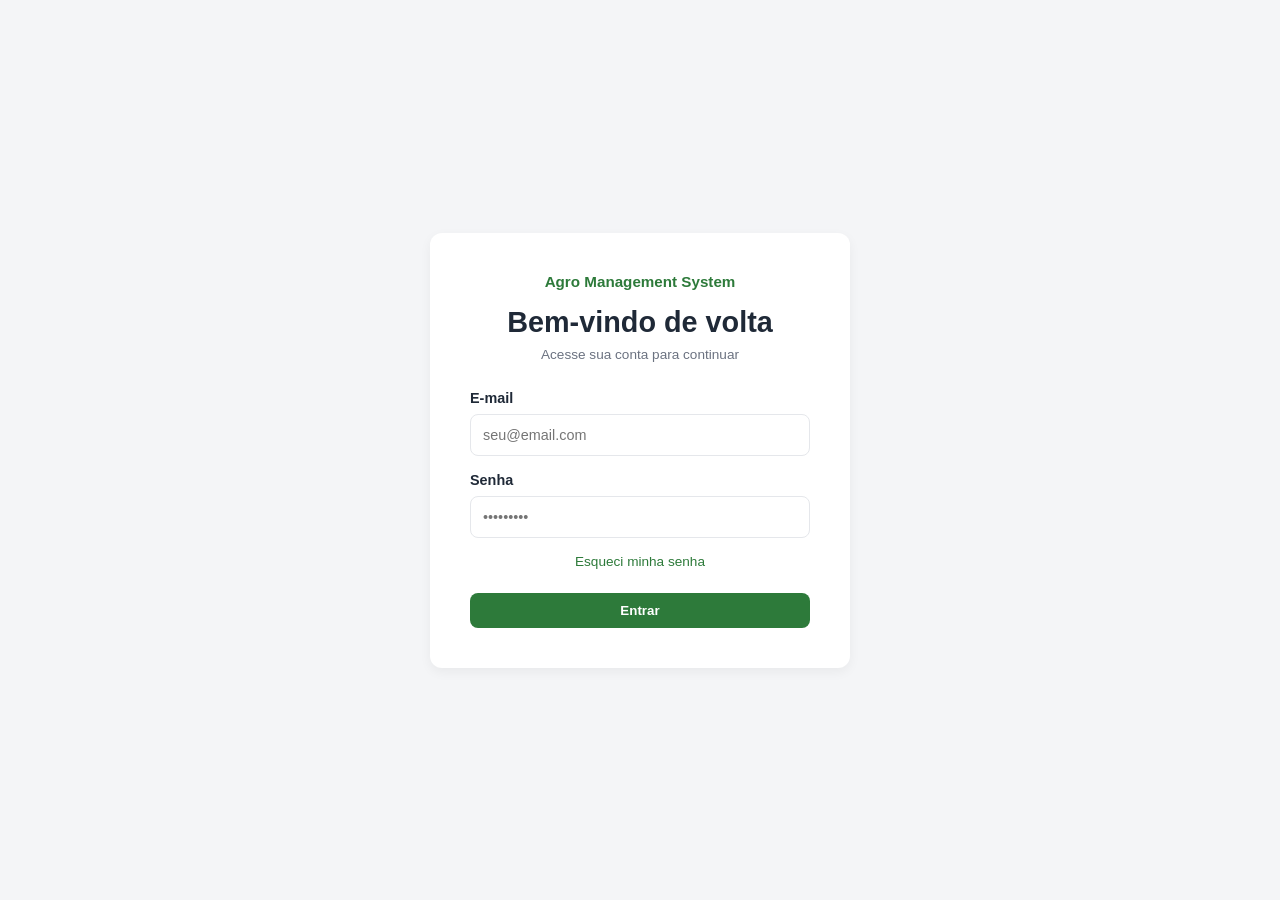
<file: src/main/resources/static/index.html>
<!DOCTYPE html>
<html lang="pt-BR">
<head>
    <meta charset="UTF-8">
    <title>Login - Agro Management System</title>
    <link rel="stylesheet" href="styles.css">
    <style>
        body {
            display: flex;
            justify-content: center;
            align-items: center;
            min-height: 100vh;
            background-color: #f4f5f7;
            margin: 0;
        }
        .login-card {
            background-color: white;
            padding: 40px;
            border-radius: 12px;
            width: 100%;
            max-width: 420px;
            box-shadow: 0 4px 12px rgba(0, 0, 0, 0.05);
            text-align: center;
        }
        .login-brand {
            color: #2d7a3a;
            font-weight: 600;
            font-size: 0.95rem;
            margin-bottom: 16px;
        }
        .login-title {
            font-size: 1.8rem;
            font-weight: 700;
            margin-bottom: 8px;
        }
        .login-subtitle {
            color: #6b7280;
            font-size: 0.85rem;
            margin-bottom: 28px;
        }
        .login-form .form-group {
            text-align: left;
            margin-bottom: 16px;
        }
        .forgot-link {
            display: block;
            margin: 16px 0 24px;
            color: #2d7a3a;
            font-size: 0.85rem;
            text-decoration: none;
        }
        .btn-full {
            width: 100%;
            justify-content: center;
        }
        .error-message {
            color: #dc2626;
            font-size: 0.85rem;
            margin-bottom: 16px;
            display: none;
        }
    </style>
</head>
<body>

<div class="login-card">
    <div class="login-brand">Agro Management System</div>
    <h1 class="login-title">Bem-vindo de volta</h1>
    <p class="login-subtitle">Acesse sua conta para continuar</p>

    <div id="error-msg" class="error-message">E-mail ou senha inválidos.</div>

    <form class="login-form" id="login-form">
        <div class="form-group">
            <label for="email">E-mail</label>
            <input type="email" id="email" class="form-control" placeholder="seu@email.com" required>
        </div>

        <div class="form-group">
            <label for="password">Senha</label>
            <input type="password" id="password" class="form-control" placeholder="•••••••••" required>
        </div>

        <a href="#" class="forgot-link">Esqueci minha senha</a>

        <button type="submit" class="btn-primary btn-full">Entrar</button>
    </form>
</div>

<script>
    document.getElementById('login-form').addEventListener('submit', async (e) => {
        e.preventDefault();

        const email = document.getElementById('email').value;
        const password = document.getElementById('password').value;
        const errorMsg = document.getElementById('error-msg');

        errorMsg.style.display = 'none';

        try {
            const response = await fetch('/login', {
                method: 'POST',
                headers: {
                    'Content-Type': 'application/json'
                },
                body: JSON.stringify({ email, password })
            });

            if (response.ok) {
                const data = await response.json();

                // Salva o token JWT
                localStorage.setItem('token', data.token);

                // Decodifica o token JWT para extrair a role e salvar no localStorage
                try {
                    const base64Url = data.token.split('.')[1];
                    const base64 = base64Url.replace(/-/g, '+').replace(/_/g, '/');
                    const payload = JSON.parse(window.atob(base64));

                    if (payload.role) {
                        localStorage.setItem('role', payload.role);
                    }
                } catch (err) {
                    console.error('Erro ao ler a role do token:', err);
                }

                // Redireciona para o Dashboard
                window.location.href = 'dashboard.html';
            } else {
                errorMsg.innerText = 'E-mail ou senha incorretos.';
                errorMsg.style.display = 'block';
            }
        } catch (error) {
            console.error('Erro na requisição:', error);
            errorMsg.innerText = 'Erro ao conectar ao servidor.';
            errorMsg.style.display = 'block';
        }
    });
</script>

</body>
</html>
</file>
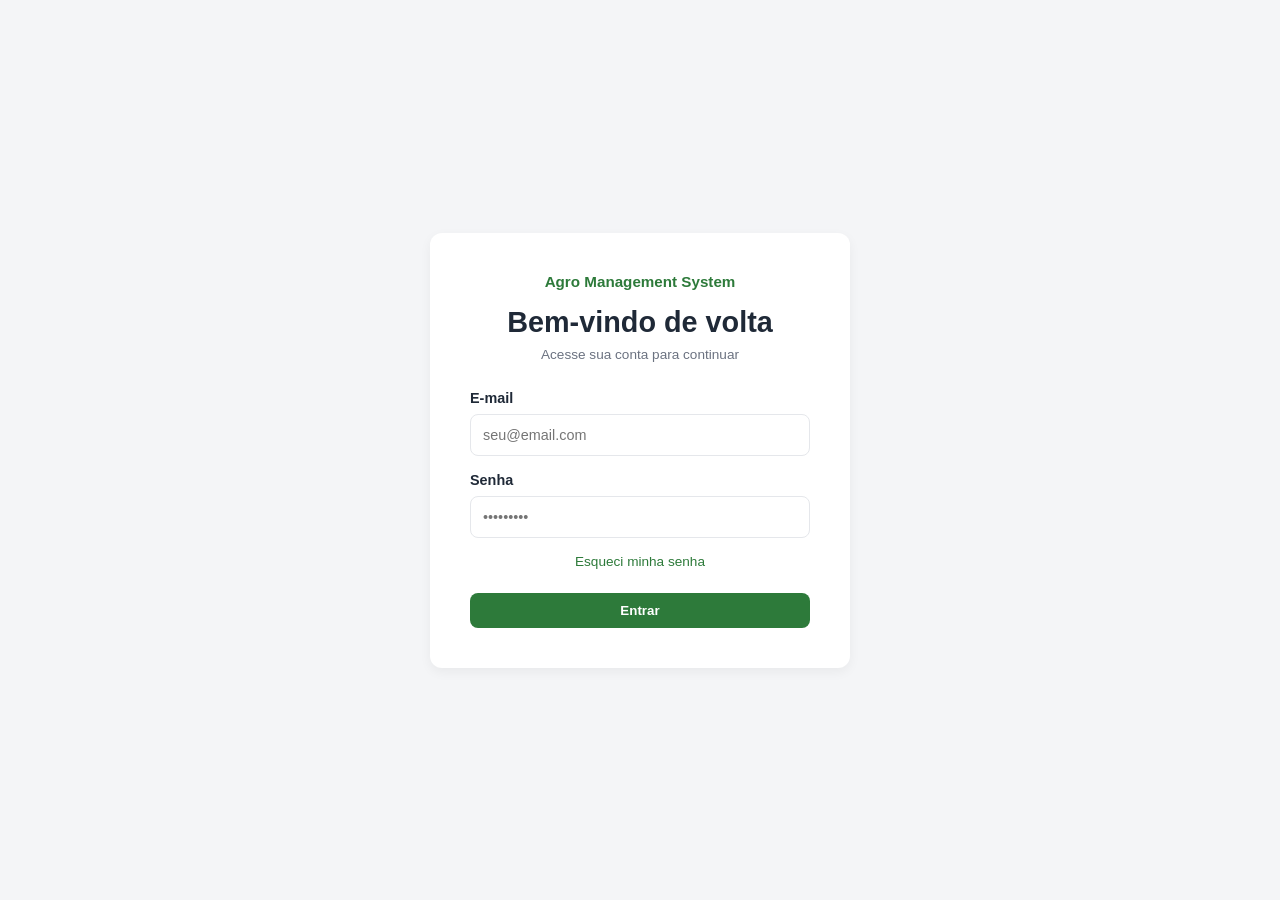
<file: src/main/resources/static/animal-details.html>
<!DOCTYPE html>
<html lang="pt-BR">
<head>
    <meta charset="UTF-8">
    <title>Detalhes do Animal - Agro Management System</title>
    <link rel="stylesheet" href="styles.css">
    <style>
        .animal-header-card {
            background-color: white;
            border-radius: 12px;
            padding: 32px;
            display: flex;
            align-items: center;
            gap: 24px;
            margin-bottom: 28px;
            box-shadow: 0 1px 3px rgba(0,0,0,0.02);
        }
        .animal-avatar-placeholder {
            width: 80px;
            height: 80px;
            border-radius: 50%;
            background-color: #e8f5e9;
            flex-shrink: 0;
        }
        .animal-header-info h2 {
            font-size: 2rem;
            font-weight: 700;
            margin-bottom: 4px;
            color: var(--text-main);
        }
        .animal-header-info .earring-tag {
            color: var(--text-muted);
            font-size: 0.95rem;
            margin-bottom: 16px;
            font-weight: 500;
        }
        .animal-meta-inline {
            display: flex;
            gap: 40px;
            color: var(--text-muted);
            font-size: 0.9rem;
        }

        /* NAVEGAÇÃO DE ABAS */
        .tab-nav {
            display: flex;
            gap: 24px;
            border-bottom: 1px solid var(--border-color);
            margin-bottom: 24px;
        }
        .tab-item {
            padding: 12px 0;
            color: var(--text-muted);
            font-weight: 500;
            text-decoration: none;
            font-size: 0.95rem;
            position: relative;
            cursor: pointer;
        }
        .tab-item.active {
            color: var(--primary);
            font-weight: 600;
        }
        .tab-item.active::after {
            content: '';
            position: absolute;
            bottom: -1px;
            left: 0;
            width: 100%;
            height: 2px;
            background-color: var(--primary);
        }

        /* GRID DE MINI-CARDS CONFORME A IMAGEM */
        .detail-card-grid {
            display: grid;
            grid-template-columns: repeat(2, 160px);
            gap: 16px;
        }
        .detail-mini-card {
            background-color: white;
            border-radius: 8px;
            padding: 18px 20px;
            box-shadow: 0 1px 3px rgba(0,0,0,0.02);
        }
        .detail-mini-card span {
            display: block;
            color: var(--text-muted);
            font-size: 0.8rem;
            margin-bottom: 8px;
        }
        .detail-mini-card strong {
            font-size: 0.95rem;
            color: var(--text-main);
            font-weight: 600;
        }
    </style>
</head>
<body>

<aside class="sidebar">
    <div class="brand">Agro Management</div>
    <ul class="nav-list">
        <li class="nav-item"><a href="dashboard.html"><span class="icon-dot"></span> Dashboard</a></li>
        <li class="nav-item active"><a href="animals-list.html"><span class="icon-dot"></span> Animais</a></li>
        <li class="nav-item"><a href="vacinas.html"><span class="icon-dot"></span> Vacinas</a></li>
        <li class="nav-item"><a href="vacinacao.html"><span class="icon-dot"></span> Vacinação</a></li>
        <li class="nav-item"><a href="historico.html"><span class="icon-dot"></span> Histórico</a></li>
        <li class="nav-item"><a href="relatorios.html"><span class="icon-dot"></span> Relatórios</a></li>
        <li class="nav-item" id="nav-usuarios"><a href="cadastro-usuario.html"><span class="icon-dot"></span> Usuários</a></li>
        <li class="nav-item" style="margin-top: auto;"><a href="#" onclick="logout()"><span class="icon-dot"></span> Sair</a></li>
    </ul>
</aside>

<main class="main-content">
    <header class="top-bar">
        <div class="search-box">
            <input type="text" placeholder="Buscar...">
        </div>
        <div class="user-profile">
            <div class="status-badge"></div>
            <div class="avatar"></div>
        </div>
    </header>

    <section class="content-body">
        <div class="animal-header-card">
            <div class="animal-avatar-placeholder"></div>
            <div class="animal-header-info">
                <h2 id="animal-name-header">--</h2>
                <div class="earring-tag" id="animal-earring-header">Brinco --</div>
                <div class="animal-meta-inline">
                    <span id="meta-race">--</span>
                    <span id="meta-sex">--</span>
                    <span id="meta-age">--</span>
                </div>
            </div>
        </div>

        <div class="tab-nav">
            <a href="#" class="tab-item active">Dados Gerais</a>
            <a href="#" class="tab-item">Vacinação</a>
            <a href="#" class="tab-item">Histórico</a>
        </div>

        <div class="detail-card-grid">
            <div class="detail-mini-card">
                <span>Nome</span>
                <strong id="card-name">--</strong>
            </div>

            <div class="detail-mini-card">
                <span>Brinco</span>
                <strong id="card-earring">--</strong>
            </div>

            <div class="detail-mini-card">
                <span>Sexo</span>
                <strong id="card-sex">--</strong>
            </div>

            <div class="detail-mini-card">
                <span>Raça</span>
                <strong id="card-race">--</strong>
            </div>

            <div class="detail-mini-card">
                <span>Peso</span>
                <strong id="card-weight">--</strong>
            </div>

            <div class="detail-mini-card">
                <span>Data</span>
                <strong id="card-date">--</strong>
            </div>
        </div>
    </section>
</main>

<script>
    document.addEventListener('DOMContentLoaded', () => {
        const token = localStorage.getItem('token');
        const userRole = localStorage.getItem('role');

        if (!token) {
            window.location.href = 'index.html';
            return;
        }

        if (userRole !== 'GESTOR' && userRole !== 'ROLE_ADMIN') {
            const histTab = document.getElementById('nav-historico');
            const userTab = document.getElementById('nav-usuarios');
            if (histTab) histTab.style.display = 'none';
            if (userTab) userTab.style.display = 'none';
        }

        loadAnimalDetails();
    });

    async function loadAnimalDetails() {
        const token = localStorage.getItem('token');
        const urlParams = new URLSearchParams(window.location.search);
        const animalId = urlParams.get('id') || '1';

        try {
            const response = await fetch('/animals/' + animalId, {
                headers: { 'Authorization': 'Bearer ' + token }
            });

            if (response.ok) {
                const animal = await response.json();
                populateDetails(animal);
            } else {
                fallbackAnimalDetails(animalId);
            }
        } catch (error) {
            fallbackAnimalDetails(animalId);
        }
    }

    function populateDetails(animal) {
        document.getElementById('animal-name-header').innerText = animal.name || 'Sem nome';
        document.getElementById('animal-earring-header').innerText = 'Brinco ' + (animal.earring || 'S/N');
        document.getElementById('meta-race').innerText = animal.race || '-';
        document.getElementById('meta-sex').innerText = animal.sex || '-';
        document.getElementById('meta-age').innerText = calculateAge(animal.bornIn);

        document.getElementById('card-name').innerText = animal.name || '-';
        document.getElementById('card-earring').innerText = animal.earring || '-';
        document.getElementById('card-sex').innerText = animal.sex || '-';
        document.getElementById('card-race').innerText = animal.race || '-';
        document.getElementById('card-weight').innerText = animal.weight ? animal.weight + ' kg' : '-';
        document.getElementById('card-date').innerText = formatDate(animal.bornIn) || '-';
    }

    function fallbackAnimalDetails(id) {
        alert("Erro ao carregar os dados do animal.");
        window.location.href = 'animals-list.html'; // Volta pra lista
    }

    function calculateAge(dateStr) {
        if (!dateStr) return '3 anos';
        const birthDate = new Date(dateStr);
        const ageDifMs = Date.now() - birthDate.getTime();
        const ageDate = new Date(ageDifMs);
        const years = Math.abs(ageDate.getUTCFullYear() - 1970);
        return years + (years === 1 ? ' ano' : ' anos');
    }

    function formatDate(dateStr) {
        if (!dateStr) return '12/03/2022';
        const parts = dateStr.split('-');
        if (parts.length === 3) return `${parts[2]}/${parts[1]}/${parts[0]}`;
        return dateStr;
    }

    function logout() {
        localStorage.clear();
        window.location.href = 'index.html';
    }
</script>

</body>
</html>
</file>
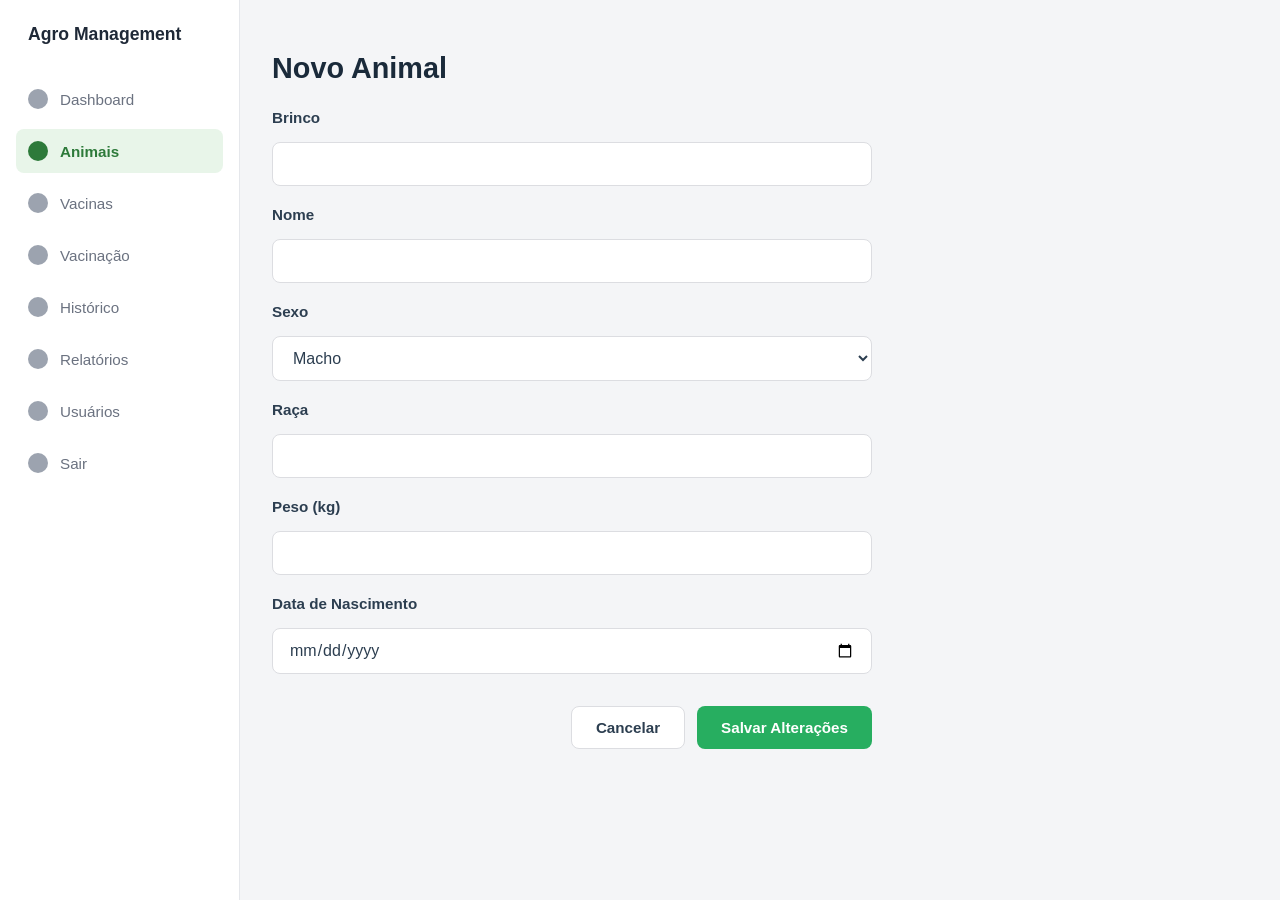
<file: src/main/resources/static/animal-form.html>
<!DOCTYPE html>
<html lang="pt-BR">
<head>
    <meta charset="UTF-8">
    <title>Editar Animal - Agro Management System</title>
    <link rel="stylesheet" href="styles.css">
    <style>
        .form-container {
            max-width: 600px;
            background: transparent;
            padding: 20px 0;
        }
        .form-title {
            font-size: 1.8rem;
            font-weight: bold;
            color: #1a2a3a;
            margin-bottom: 24px;
        }
        .form-group {
            margin-bottom: 20px;
        }
        .form-group label {
            display: block;
            font-weight: bold;
            color: #2c3e50;
            margin-bottom: 8px;
            font-size: 0.95rem;
        }
        .form-control {
            width: 100%;
            padding: 12px 16px;
            border: 1px solid #dcdde1;
            border-radius: 8px;
            font-size: 1rem;
            color: #2c3e50;
            box-sizing: border-box;
            background-color: white;
        }
        .form-control:focus {
            outline: none;
            border-color: #27ae60;
        }
        .btn-group {
            display: flex;
            justify-content: flex-end;
            gap: 12px;
            margin-top: 32px;
        }
        .btn-cancelar {
            background-color: white;
            color: #2c3e50;
            border: 1px solid #dcdde1;
            padding: 12px 24px;
            border-radius: 8px;
            font-weight: bold;
            cursor: pointer;
            font-size: 0.95rem;
        }
        .btn-cancelar:hover { background-color: #f8f9fa; }

        .btn-salvar {
            background-color: #27ae60;
            color: white;
            border: none;
            padding: 12px 24px;
            border-radius: 8px;
            font-weight: bold;
            cursor: pointer;
            font-size: 0.95rem;
        }
        .btn-salvar:hover { background-color: #219653; }
    </style>
</head>
<body>

<aside class="sidebar">
    <div class="brand">Agro Management</div>
    <ul class="nav-list">
        <li class="nav-item"><a href="dashboard.html"><span class="icon-dot"></span> Dashboard</a></li>
        <li class="nav-item active"><a href="animals-list.html"><span class="icon-dot"></span> Animais</a></li>
        <li class="nav-item"><a href="vacinas.html"><span class="icon-dot"></span> Vacinas</a></li>
        <li class="nav-item"><a href="vacinacao.html"><span class="icon-dot"></span> Vacinação</a></li>
        <li class="nav-item"><a href="historico.html"><span class="icon-dot"></span> Histórico</a></li>
        <li class="nav-item"><a href="relatorios.html"><span class="icon-dot"></span> Relatórios</a></li>
        <li class="nav-item" id="nav-usuarios"><a href="cadastro-usuario.html"><span class="icon-dot"></span> Usuários</a></li>
        <li class="nav-item" style="margin-top: auto;"><a href="#" onclick="logout()"><span class="icon-dot"></span> Sair</a></li>
    </ul>
</aside>

<main class="main-content">
    <section class="content-body">
        <div class="form-container">
            <h1 class="form-title" id="pageTitle">Editar Animal</h1>

            <form id="animalForm" onsubmit="salvarAnimal(event)">
                <div class="form-group">
                    <label>Brinco</label>
                    <input type="text" id="earring" class="form-control" required>
                </div>

                <div class="form-group">
                    <label>Nome</label>
                    <input type="text" id="name" class="form-control" required>
                </div>

                <div class="form-group">
                    <label>Sexo</label>
                    <select id="sex" class="form-control">
                        <option value="Macho">Macho</option>
                        <option value="Fêmea">Fêmea</option>
                    </select>
                </div>

                <div class="form-group">
                    <label>Raça</label>
                    <input type="text" id="race" class="form-control">
                </div>

                <div class="form-group">
                    <label>Peso (kg)</label>
                    <input type="number" step="0.1" id="weight" class="form-control">
                </div>
                <div class="form-group">
                    <label>Data de Nascimento</label>
                    <input type="date" id="bornIn" class="form-control" required>
                </div>

                <div class="btn-group">
                    <button type="button" class="btn-cancelar" onclick="window.location.href='animals-list.html'">Cancelar</button>
                    <button type="submit" class="btn-salvar">Salvar Alterações</button>
                </div>
            </form>
        </div>
    </section>
</main>

<script>
    const urlParams = new URLSearchParams(window.location.search);
    const animalId = urlParams.get('id');
    const token = localStorage.getItem('token');

    document.addEventListener('DOMContentLoaded', () => {
        if (animalId) {
            carregarDadosDoAnimal();
        } else {
            document.getElementById('pageTitle').innerText = "Novo Animal";
        }
    });

    async function carregarDadosDoAnimal() {
        try {
            const response = await fetch(`/animals/${animalId}`, {
                method: 'GET',
                headers: { 'Authorization': 'Bearer ' + token }
            });
            if (response.ok) {
                const animal = await response.json();
                document.getElementById('earring').value = animal.earring || '';
                document.getElementById('name').value = animal.name || '';
                document.getElementById('sex').value = animal.sex || 'Macho';
                document.getElementById('race').value = animal.race || '';
                document.getElementById('weight').value = animal.weight || '';
                document.getElementById('bornIn').value = animal.bornIn || '';
            }
        } catch (error) {
            console.error("Erro ao buscar dados do animal:", error);
        }
    }

    async function salvarAnimal(event) {
        event.preventDefault();

        const payload = {
            earring: document.getElementById('earring').value,
            name: document.getElementById('name').value,
            sex: document.getElementById('sex').value,
            race: document.getElementById('race').value,
            weight: parseFloat(document.getElementById('weight').value),
            bornIn: document.getElementById('bornIn').value
        };

        const url = animalId ? `/animals/${animalId}` : '/animals';
        const method = animalId ? 'PUT' : 'POST';

        try {
            const response = await fetch(url, {
                method: method,
                headers: {
                    'Content-Type': 'application/json',
                    'Authorization': 'Bearer ' + token
                },
                body: JSON.stringify(payload)
            });

            if (response.ok) {
                window.location.href = 'animals-list.html';
            } else {
                alert("Erro ao salvar as alterações do animal.");
            }
        } catch (error) {
            console.error("Erro na requisição:", error);
        }
    }
</script>
</body>
</html>
</file>
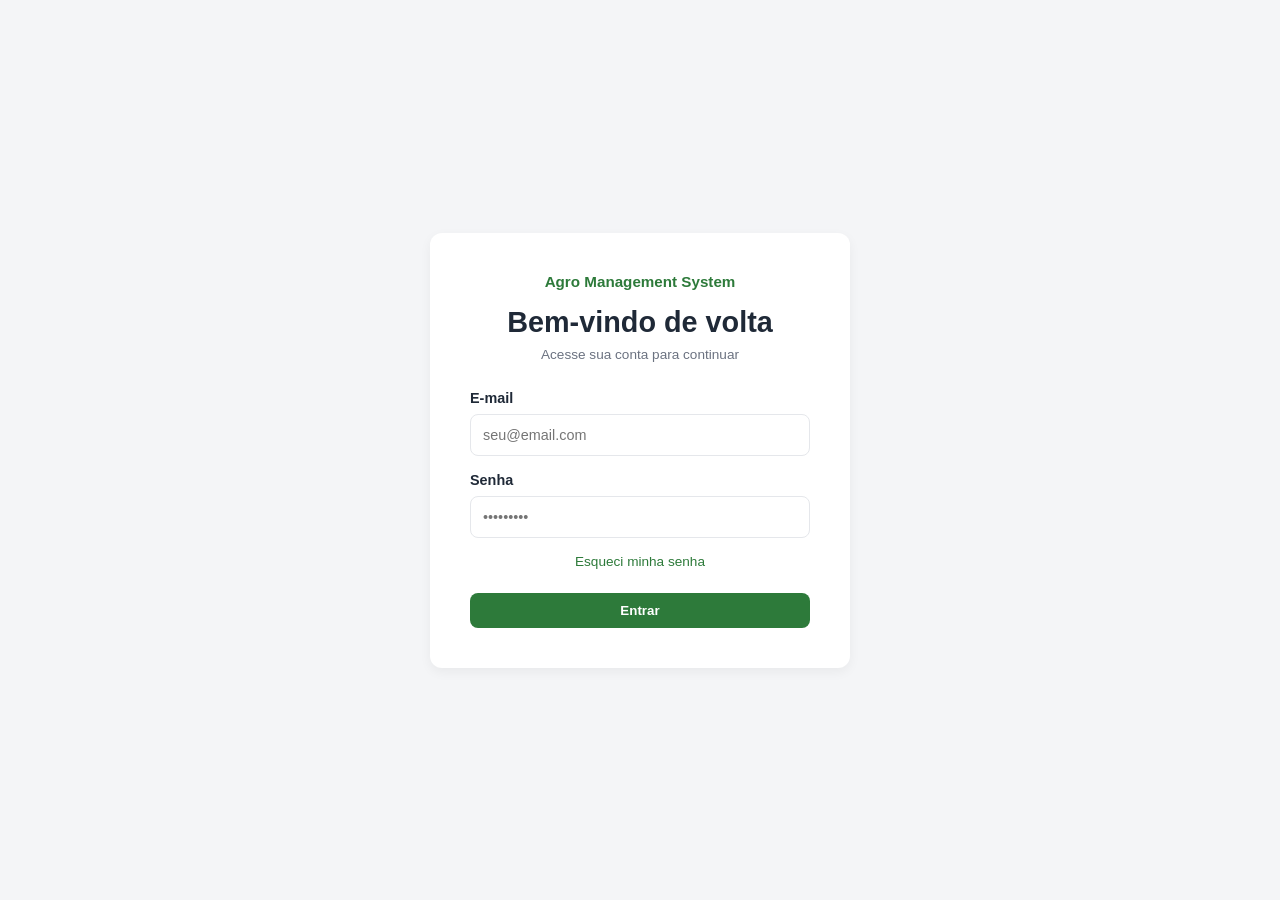
<file: src/main/resources/static/cadastro-usuario.html>
<!DOCTYPE html>
<html lang="pt-BR">
<head>
    <meta charset="UTF-8">
    <title>Usuários - Agro Management System</title>
    <link rel="stylesheet" href="styles.css">
    <style>
        .btn-action-edit {
            background-color: #3b82f6;
            color: white;
            border: none;
            padding: 6px 12px;
            border-radius: 6px;
            font-size: 0.8rem;
            font-weight: 600;
            cursor: pointer;
            margin-right: 6px;
        }
        .btn-action-edit:hover { background-color: #2563eb; }

        .btn-action-delete {
            background-color: #ef4444;
            color: white;
            border: none;
            padding: 6px 12px;
            border-radius: 6px;
            font-size: 0.8rem;
            font-weight: 600;
            cursor: pointer;
        }
        .btn-action-delete:hover { background-color: #dc2626; }

        .modal-overlay {
            position: fixed;
            top: 0; left: 0; right: 0; bottom: 0;
            background-color: rgba(0, 0, 0, 0.5);
            display: flex;
            align-items: center;
            justify-content: center;
            z-index: 1000;
        }

        .badge-active { color: #16a34a; font-weight: 700; }
        .badge-inactive { color: #dc2626; font-weight: 700; }
    </style>
</head>
<body>

<aside class="sidebar">
    <div class="brand">Agro Management</div>
    <ul class="nav-list">
        <li class="nav-item"><a href="dashboard.html"><span class="icon-dot"></span> Dashboard</a></li>
        <li class="nav-item"><a href="animals-list.html"><span class="icon-dot"></span> Animais</a></li>
        <li class="nav-item"><a href="vacinas.html"><span class="icon-dot"></span> Vacinas</a></li>
        <li class="nav-item"><a href="vacinacao.html"><span class="icon-dot"></span> Vacinação</a></li>
        <li class="nav-item"><a href="historico.html"><span class="icon-dot"></span> Histórico</a></li>
        <li class="nav-item"><a href="relatorios.html"><span class="icon-dot"></span> Relatórios</a></li>
        <li class="nav-item active" id="nav-usuarios"><a href="cadastro-usuario.html"><span class="icon-dot"></span> Usuários</a></li>
        <li class="nav-item" style="margin-top: auto;"><a href="#" onclick="logout()"><span class="icon-dot"></span> Sair</a></li>
    </ul>
</aside>

<main class="main-content">
    <header class="top-bar">
        <div class="search-box">
            <input type="text" placeholder="Buscar...">
        </div>
        <div class="user-profile">
            <div class="status-badge"></div>
            <div class="avatar"></div>
        </div>
    </header>

    <section class="content-body">
        <div class="header-actions">
            <h1 class="page-title">Usuários</h1>
            <button class="btn-primary" onclick="toggleForm()">+ Novo Usuário</button>
        </div>

        <div id="form-card-container" class="form-card" style="display: none; margin-bottom: 24px;">
            <h3 style="margin-bottom: 16px;">Cadastrar Novo Colaborador</h3>
            <form id="user-form">
                <div class="form-grid">
                    <div class="form-group">
                        <label for="name">Nome Completo</label>
                        <input type="text" id="name" class="form-control" placeholder="Ex: João Silva" required>
                    </div>

                    <div class="form-group">
                        <label for="email">E-mail</label>
                        <input type="email" id="email" class="form-control" placeholder="usuario@agro.com" required>
                    </div>

                    <div class="form-group">
                        <label for="password">Senha</label>
                        <input type="password" id="password" class="form-control" placeholder="•••••••••" required>
                    </div>

                    <div class="form-group">
                        <label for="role">Cargo / Perfil de Acesso</label>
                        <select id="role" class="form-control" required>
                            <option value="GESTOR">Administrador</option>
                            <option value="VETERINARIO">Veterinário</option>
                            <option value="OPERADOR">Funcionário</option>
                        </select>
                    </div>
                </div>

                <div class="form-actions">
                    <button type="button" class="btn-secondary" onclick="toggleForm()">Cancelar</button>
                    <button type="submit" class="btn-primary">Cadastrar Usuário</button>
                </div>
            </form>
        </div>

        <div id="edit-modal" class="modal-overlay" style="display: none;">
            <div class="form-card" style="width: 100%; max-width: 500px; margin: 20px;">
                <h3 style="margin-bottom: 16px;">Editar Colaborador</h3>
                <form id="edit-user-form">
                    <input type="hidden" id="edit-id">

                    <div class="form-group" style="margin-bottom: 12px;">
                        <label for="edit-name">Nome Completo</label>
                        <input type="text" id="edit-name" class="form-control" required>
                    </div>

                    <div class="form-group" style="margin-bottom: 12px;">
                        <label for="edit-email">E-mail</label>
                        <input type="email" id="edit-email" class="form-control" required>
                    </div>

                    <div class="form-group" style="margin-bottom: 12px;">
                        <label for="edit-role">Cargo / Perfil de Acesso</label>
                        <select id="edit-role" class="form-control" required>
                            <option value="GESTOR">Administrador</option>
                            <option value="VETERINARIO">Veterinário</option>
                            <option value="OPERADOR">Funcionário</option>
                        </select>
                    </div>

                    <div class="form-group" style="margin-bottom: 24px;">
                        <label for="edit-status">Status do Usuário</label>
                        <select id="edit-status" class="form-control" required>
                            <option value="ATIVO">Ativo</option>
                            <option value="INATIVO">Inativo</option>
                        </select>
                    </div>

                    <div class="form-actions">
                        <button type="button" class="btn-secondary" onclick="closeEditModal()">Cancelar</button>
                        <button type="submit" class="btn-primary">Salvar Alterações</button>
                    </div>
                </form>
            </div>
        </div>

        <div class="table-container">
            <table class="custom-table">
                <thead>
                <tr>
                    <th>Nome</th>
                    <th>E-mail</th>
                    <th>Cargo</th>
                    <th>Status</th>
                    <th>Ações</th>
                </tr>
                </thead>
                <tbody id="users-table-body">
                </tbody>
            </table>
        </div>
    </section>
</main>

<script>
    document.addEventListener('DOMContentLoaded', async () => {
        const token = localStorage.getItem('token');
        const userRole = localStorage.getItem('role');

        if (!token) {
            window.location.href = 'index.html';
            return;
        }

        if (userRole !== 'GESTOR' && userRole !== 'ROLE_ADMIN') {
            alert('Acesso negado: Apenas gestores podem visualizar e gerenciar usuários.');
            window.location.href = 'dashboard.html';
            return;
        }

        loadUsersFromBackend();
    });

    function toggleForm() {
        const formContainer = document.getElementById('form-card-container');
        formContainer.style.display = formContainer.style.display === 'none' ? 'block' : 'none';
    }

    async function loadUsersFromBackend() {
        const token = localStorage.getItem('token');
        const tbody = document.getElementById('users-table-body');

        try {
            const response = await fetch('/users', {
                headers: { 'Authorization': 'Bearer ' + token }
            });

            if (response.ok) {
                const users = await response.json();
                if (users && users.length > 0) {
                    tbody.innerHTML = users.map(user => {
                        const isAtivo = (user.status || 'ATIVO') === 'ATIVO';
                        const statusBadge = isAtivo ? '<span class="badge-active">Ativo</span>' : '<span class="badge-inactive">Inativo</span>';

                        return `
                            <tr>
                                <td><strong>${escapeHtml(user.name)}</strong></td>
                                <td>${escapeHtml(user.email)}</td>
                                <td>${formatRoleName(user.role)}</td>
                                <td>${statusBadge}</td>
                                <td>
                                    <button class="btn-action-edit" onclick="openEditModal(${user.id}, '${escapeHtml(user.name)}', '${escapeHtml(user.email)}', '${user.role}', '${user.status || 'ATIVO'}')">Editar</button>
                                    <button class="btn-action-delete" onclick="deleteUser(${user.id}, '${escapeHtml(user.name)}')">Excluir</button>
                                </td>
                            </tr>
                        `;
                    }).join('');
                } else {
                    tbody.innerHTML = '<tr><td colspan="5" style="text-align:center;">Nenhum colaborador encontrado.</td></tr>';
                }
            } else {
                tbody.innerHTML = '<tr><td colspan="5" style="text-align:center; color:#dc2626;">Erro ao carregar usuários.</td></tr>';
            }
        } catch (e) {
            console.error('Erro de requisição:', e);
            tbody.innerHTML = '<tr><td colspan="5" style="text-align:center;">Erro de conexão com o servidor.</td></tr>';
        }
    }

    function formatRoleName(role) {
        if (role === 'GESTOR' || role === 'ROLE_ADMIN') return 'Administrador';
        if (role === 'VETERINARIO') return 'Veterinário';
        return 'Funcionário';
    }

    function escapeHtml(text) {
        if (!text) return '';
        return text.replace(/'/g, "\\'").replace(/"/g, "&quot;");
    }

    // ----------------------------------------------------
    // FUNÇÃO: Abrir / Fechar Modal de Edição
    // ----------------------------------------------------
    function openEditModal(id, name, email, role, status) {
        document.getElementById('edit-id').value = id;
        document.getElementById('edit-name').value = name;
        document.getElementById('edit-email').value = email;
        document.getElementById('edit-role').value = role === 'ROLE_ADMIN' ? 'GESTOR' : role;
        document.getElementById('edit-status').value = status || 'ATIVO';
        document.getElementById('edit-modal').style.display = 'flex';
    }

    function closeEditModal() {
        document.getElementById('edit-modal').style.display = 'none';
    }

    // ----------------------------------------------------
    // FUNÇÃO: Salvar Edição do Usuário (PUT /users/{id})
    // ----------------------------------------------------
    document.getElementById('edit-user-form').addEventListener('submit', async (e) => {
        e.preventDefault();
        const token = localStorage.getItem('token');
        const id = document.getElementById('edit-id').value;

        const payload = {
            name: document.getElementById('edit-name').value,
            email: document.getElementById('edit-email').value,
            role: document.getElementById('edit-role').value,
            status: document.getElementById('edit-status').value
        };

        try {
            const response = await fetch('/users/' + id, {
                method: 'PUT',
                headers: {
                    'Content-Type': 'application/json',
                    'Authorization': 'Bearer ' + token
                },
                body: JSON.stringify(payload)
            });

            if (response.ok) {
                alert('Colaborador atualizado com sucesso!');
                closeEditModal();
                loadUsersFromBackend();
            } else if (response.status === 403) {
                alert('Acesso negado: Apenas gestores podem editar colaboradores.');
            } else {
                alert('Erro ao atualizar informações do colaborador.');
            }
        } catch (error) {
            alert('Erro de conexão com o servidor.');
        }
    });

    // ----------------------------------------------------
    // FUNÇÃO: Cadastrar Usuário (POST /register)
    // ----------------------------------------------------
    document.getElementById('user-form').addEventListener('submit', async (e) => {
        e.preventDefault();
        const token = localStorage.getItem('token');

        const payload = {
            name: document.getElementById('name').value,
            email: document.getElementById('email').value,
            password: document.getElementById('password').value,
            role: document.getElementById('role').value
        };

        try {
            const response = await fetch('/register', {
                method: 'POST',
                headers: {
                    'Content-Type': 'application/json',
                    'Authorization': 'Bearer ' + token
                },
                body: JSON.stringify(payload)
            });

            if (response.ok) {
                alert('Usuário cadastrado com sucesso!');
                document.getElementById('user-form').reset();
                toggleForm();
                loadUsersFromBackend();
            } else if (response.status === 403) {
                alert('Acesso negado: Apenas gestores podem cadastrar usuários.');
            } else {
                alert('Erro ao cadastrar usuário.');
            }
        } catch (error) {
            alert('Erro de conexão com o servidor.');
        }
    });

    // ----------------------------------------------------
    // FUNÇÃO: Excluir Usuário (DELETE /users/{id})
    // ----------------------------------------------------
    async function deleteUser(id, name) {
        if (!confirm(`Tem certeza que deseja remover o colaborador "${name}"?`)) {
            return;
        }

        const token = localStorage.getItem('token');

        try {
            const response = await fetch('/users/' + id, {
                method: 'DELETE',
                headers: {
                    'Authorization': 'Bearer ' + token
                }
            });

            if (response.ok || response.status === 204) {
                alert('Colaborador removido com sucesso!');
                loadUsersFromBackend();
            } else if (response.status === 403) {
                alert('Acesso negado: Apenas gestores podem remover colaboradores.');
            } else {
                alert('Não foi possível remover o colaborador.');
            }
        } catch (error) {
            alert('Erro de conexão com o servidor.');
        }
    }

    function logout() {
        localStorage.clear();
        window.location.href = 'index.html';
    }
</script>

</body>
</html>
</file>
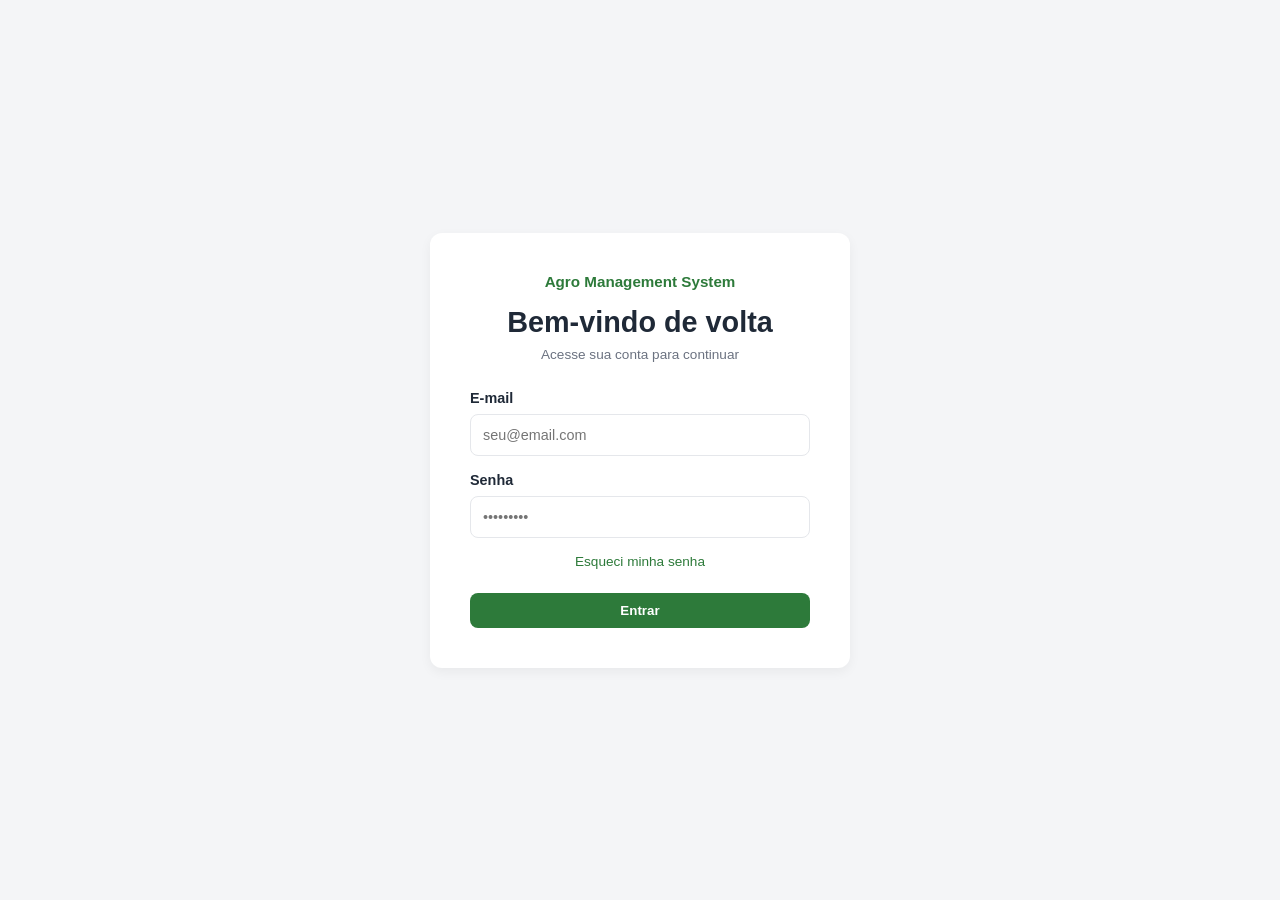
<file: src/main/resources/static/historico.html>
<!DOCTYPE html>
<html lang="pt-BR">
<head>
    <meta charset="UTF-8">
    <title>Histórico - Agro Management System</title>
    <link rel="stylesheet" href="styles.css">
</head>
<body>

<aside class="sidebar">
    <div class="brand">Agro Management</div>
    <ul class="nav-list">
        <li class="nav-item"><a href="dashboard.html"><span class="icon-dot"></span> Dashboard</a></li>
        <li class="nav-item"><a href="animals-list.html"><span class="icon-dot"></span> Animais</a></li>
        <li class="nav-item"><a href="vacinas.html"><span class="icon-dot"></span> Vacinas</a></li>
        <li class="nav-item"><a href="vacinacao.html"><span class="icon-dot"></span> Vacinação</a></li>
        <li class="nav-item active"><a href="historico.html"><span class="icon-dot"></span> Histórico</a></li>
        <li class="nav-item"><a href="relatorios.html"><span class="icon-dot"></span> Relatórios</a></li>
        <li class="nav-item" id="nav-usuarios"><a href="cadastro-usuario.html"><span class="icon-dot"></span> Usuários</a></li>
        <li class="nav-item" style="margin-top: auto;"><a href="#" onclick="logout()"><span class="icon-dot"></span> Sair</a></li>
    </ul>
</aside>

<main class="main-content">
    <header class="top-bar">
        <div class="search-box">
            <input type="text" placeholder="Buscar...">
        </div>
        <div class="user-profile">
            <div class="status-badge"></div>
            <div class="avatar"></div>
        </div>
    </header>

    <section class="content-body">
        <h1 class="page-title">Histórico</h1>

        <div class="table-container">
            <table class="custom-table">
                <thead>
                <tr>
                    <th>Data</th>
                    <th>Animal</th>
                    <th>Ação</th>
                    <th>Responsável</th>
                </tr>
                </thead>
                <tbody id="history-tbody">
                    <tr><td colspan="4" class="text-center">Carregando histórico...</td></tr>
                </tbody>
            </table>
        </div>
    </section>
</main>

<script>
    document.addEventListener('DOMContentLoaded', async () => {
        const token = localStorage.getItem('token');

        // Se não houver token, redireciona para a tela de login
        if (!token) {
            window.location.href = 'index.html';
            return;
        }

        // Recupera a role salva no localStorage
        const userRole = localStorage.getItem('role');

        // Garante a restrição no Frontend (Apenas GESTOR pode acessar)
        if (userRole !== 'GESTOR' && userRole !== 'ROLE_ADMIN') {
            alert('Acesso negado: Apenas gestores podem acessar esta página.');
            window.location.href = 'dashboard.html';
            return;
        }

        try {
            const response = await fetch('/sanitary-history', {
                headers: { 'Authorization': 'Bearer ' + token }
            });
            if (response.ok) {
                const data = await response.json();
                if (data && data.length > 0) {
                    const tbody = document.getElementById('history-tbody');
                    tbody.innerHTML = data.map(item => `
                        <tr>
                            <td><strong>${item.applicationDate || ''}</strong></td>
                            <td><strong>${item.animalName || 'Animal'}</strong></td>
                            <td>Vacina Aplicada - ${item.vaccineName || ''}</td>
                            <td>${item.userName || 'Gestor'}</td>
                        </tr>
                    `).join('');
                } else {
                    document.getElementById('history-tbody').innerHTML = '<tr><td colspan="4" class="text-center">Nenhum histórico encontrado.</td></tr>';
                }
            }
        } catch (e) {
            console.error('Erro ao buscar histórico:', e);
        }
    });

    function logout() {
        localStorage.clear();
        window.location.href = 'index.html';
    }
</script>

</body>
</html>
</file>
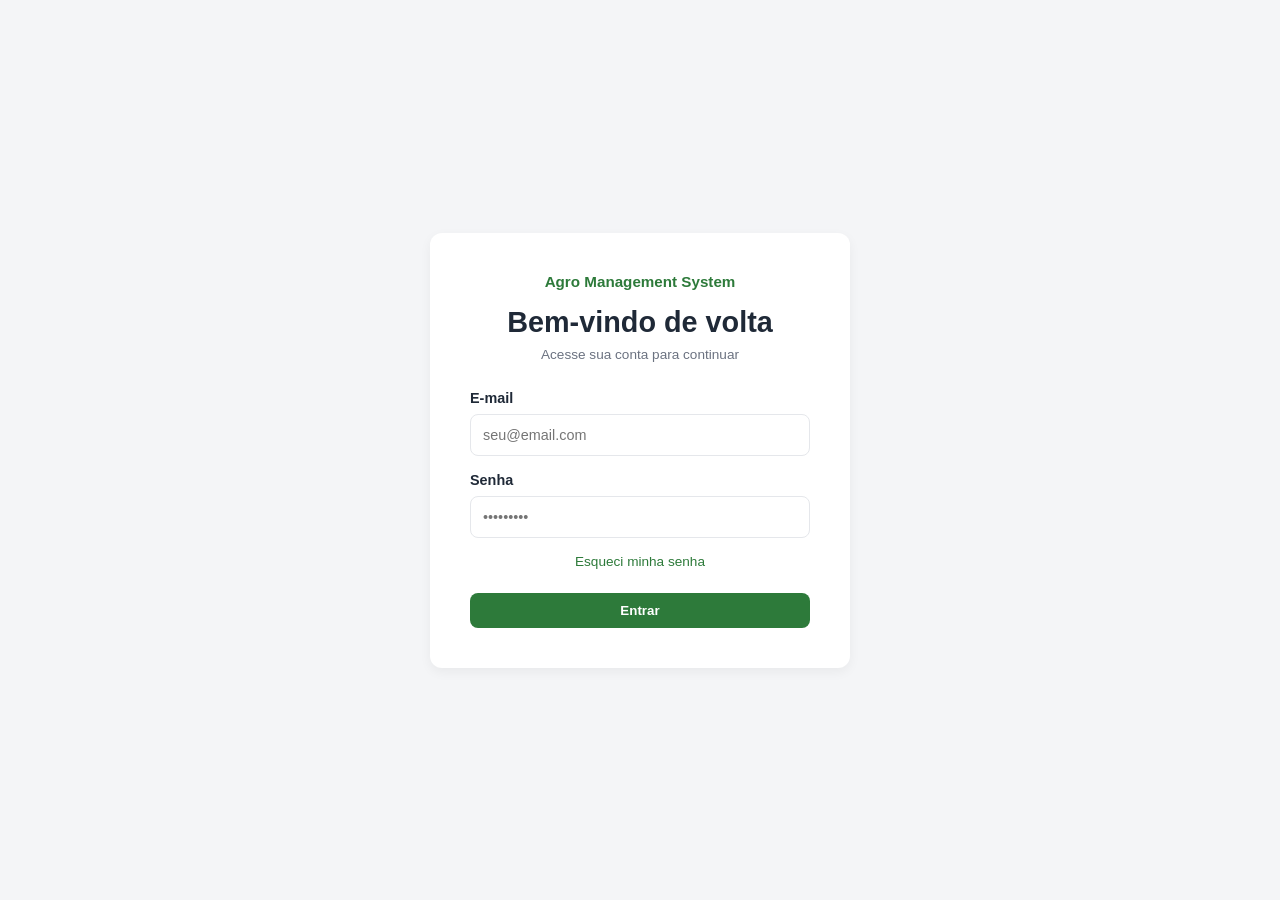
<file: src/main/resources/static/vacinacao.html>
<!DOCTYPE html>
<html lang="pt-BR">
<head>
    <meta charset="UTF-8">
    <title>Vacinação - Agro Management System</title>
    <link rel="stylesheet" href="styles.css">
    <style>
        .vacina-header { display: flex; justify-content: space-between; align-items: center; margin-bottom: 24px; }
        .btn-registrar-vacina { background-color: #27ae60; color: white; border: none; padding: 10px 20px; border-radius: 8px; font-weight: bold; cursor: pointer; }
        .vacina-grid { display: flex; flex-direction: column; gap: 12px; }
        .vacina-row-header { display: grid; grid-template-columns: 1.2fr 1.5fr 1.2fr 1.2fr 1fr 1fr; padding: 16px 24px; color: #7f8c8d; font-size: 0.9rem; }
        .vacina-card { display: grid; grid-template-columns: 1.2fr 1.5fr 1.2fr 1.2fr 1fr 1fr; align-items: center; background-color: white; padding: 20px 24px; border-radius: 8px; border: 1px solid #eaedf1; font-weight: bold; }
        .btn-editar { background-color: #4a90e2; color: white; border: none; padding: 6px 16px; border-radius: 4px; cursor: pointer; margin-right: 8px; }
        .btn-excluir { background-color: #f44336; color: white; border: none; padding: 6px 16px; border-radius: 4px; cursor: pointer; }
        .secao-formulario { display: none; max-width: 600px; margin-bottom: 30px; }
        .form-group { margin-bottom: 20px; }
        .form-control { width: 100%; padding: 12px; border: 1px solid #dcdde1; border-radius: 8px; }
        .btn-salvar { background-color: #27ae60; color: white; border: none; padding: 12px 24px; border-radius: 8px; cursor: pointer; }
    </style>
</head>
<body>

<aside class="sidebar">
    <div class="brand">Agro Management</div>
    <ul class="nav-list">
        <li class="nav-item"><a href="dashboard.html"><span class="icon-dot"></span> Dashboard</a></li>
        <li class="nav-item"><a href="animals-list.html"><span class="icon-dot"></span> Animais</a></li>
        <li class="nav-item"><a href="vacinas.html"><span class="icon-dot"></span> Vacinas</a></li>
        <li class="nav-item active"><a href="vacinacao.html"><span class="icon-dot"></span> Vacinação</a></li>
        <li class="nav-item"><a href="historico.html"><span class="icon-dot"></span> Histórico</a></li>
        <li class="nav-item"><a href="relatorios.html"><span class="icon-dot"></span> Relatórios</a></li>
        <li class="nav-item" id="nav-usuarios"><a href="cadastro-usuario.html"><span class="icon-dot"></span> Usuários</a></li>
        <li class="nav-item" style="margin-top: auto;"><a href="#" onclick="logout()"><span class="icon-dot"></span> Sair</a></li>
    </ul>
</aside>

<main class="main-content">
    <section class="content-body">
        <!-- Formulário -->
        <div id="formularioVacinacao" class="secao-formulario">
            <h1 id="formTitle">Registrar Vacinação</h1>
            <form onsubmit="salvarVacinacao(event)">
                <input type="hidden" id="vacinacaoId">
                
                <div class="form-group">
                    <label>ID do Animal</label>
                    <input type="number" id="animalId" class="form-control" required>
                </div>
                
                <div class="form-group">
                    <label>ID da Vacina</label>
                    <input type="number" id="vaccineId" class="form-control" required>
                </div>
                
                <div class="form-group">
                    <label>Data da Aplicação</label>
                    <input type="date" id="date" class="form-control" required>
                </div>
                
                <div class="form-group">
                    <label>Próxima Dose</label>
                    <input type="date" id="next" class="form-control">
                </div>
                
                <button type="button" class="btn-cancelar" onclick="fecharFormulario()">Cancelar</button>
                <button type="submit" class="btn-salvar">Salvar Alterações</button>
            </form>
        </div>

        <!-- Listagem -->
        <div id="listagemVacinacao">
            <div class="vacina-header">
                <h1>Vacinação</h1>
                <button class="btn-registrar-vacina" onclick="abrirFormNovo()">+ Registrar Vacinação</button>
            </div>
            <div class="vacina-grid">
                <div class="vacina-row-header">
                    <div>Animal</div><div>Vacina</div><div>Data</div><div>Próxima</div><div>Status</div><div>Ações</div>
                </div>
                <div id="vacinasContainer"></div>
            </div>
        </div>
    </section>
</main>

<script>
    let registrosAtuais = [];

    document.addEventListener('DOMContentLoaded', () => {
        const token = localStorage.getItem('token');
        const userRole = localStorage.getItem('role');

        // 1. Redireciona para o login se não estiver autenticado
        if (!token) {
            window.location.href = 'index.html';
            return;
        }

        if (userRole !== 'GESTOR' && userRole !== 'ROLE_ADMIN') {
            alert('Acesso negado: Apenas gestores podem acessar esta página.');
            window.location.href = 'dashboard.html';
            return;
        }

        carregarTodasVacinacoes();
    });

    // 1. Função para carregar TODAS as vacinações da fazenda
    async function carregarTodasVacinacoes() {
        const token = localStorage.getItem('token');
        try {
            const response = await fetch('/sanitary-history', {
                method: 'GET',
                headers: { 
                    'Authorization': 'Bearer ' + token 
                } 
            });
            if (response.ok) {
                registrosAtuais = await response.json();
                renderizarCards(registrosAtuais);
            }
        } catch (error) {
            console.error("Erro ao buscar a lista completa de vacinações:", error);
        }
    }

    // 2. Função para carregar vacinações de um ANIMAL ESPECÍFICO
    async function carregarVacinacoesPorAnimal(animalId) {
        const token = localStorage.getItem('token');
        try {
            const response = await fetch(`/sanitary-history/animal/${animalId}`, {
                method: 'GET',
                headers: { 
                    'Authorization': 'Bearer ' + token 
                } 
            });
            if (response.ok) {
                const dados = await response.json();
                // Aqui você pode renderizar na tela ou retornar os dados
                renderizarCards(dados); 
            }
        } catch (error) {
            console.error(`Erro ao buscar vacinações do animal ${animalId}:`, error);
        }
    }

    async function salvarVacinacao(event) {
        event.preventDefault();
        
        const token = localStorage.getItem('token');
        const id = document.getElementById('vacinacaoId').value;
        
        // Extrai o ID do usuário logado decodificando o token JWT em tempo real
        let currentUserId = null;
        try {
            const base64Url = token.split('.')[1];
            const base64 = base64Url.replace(/-/g, '+').replace(/_/g, '/');
            const payload = JSON.parse(window.atob(base64));
            
            currentUserId = payload.id || payload.userId || payload.sub; 
        } catch (err) {
            console.error('Não foi possível extrair o ID do usuário do token:', err);
        }

        // Monta o payload com os valores reais capturados da tela
        const dados = {
            animalId: parseInt(document.getElementById('animalId').value, 10),
            vaccineId: parseInt(document.getElementById('vaccineId').value, 10),
            userId: parseInt(currentUserId, 10),
            applicationDate: document.getElementById('date').value, // Formato YYYY-MM-DD
            nextDoseDate: document.getElementById('next').value || null
        };

        // Envia para o endpoint correto de histórico sanitário
        try {
            const response = await fetch(id ? `/sanitary-history/${id}` : '/sanitary-history', {
                method: id ? 'PUT' : 'POST',
                headers: { 
                    'Content-Type': 'application/json', 
                    'Authorization': 'Bearer ' + token 
                },
                body: JSON.stringify(dados)
            });

            if (response.ok) {
                fecharFormulario();
                carregarTodasVacinacoes();
            } else {
                alert("Erro ao salvar o registro de vacinação. Verifique se os IDs informados existem.");
            }
        } catch (error) {
            console.error("Erro na comunicação com a API:", error);
            alert("Erro de conexão com o servidor.");
        }
    }

    async function excluirVacinacao(id) {
        if (confirm("Deseja realmente remover este registro?")) {
            const token = localStorage.getItem('token');
            // Correção da concatenação de URL e troca para sanitary-history
            await fetch(`/sanitary-history/${id}`, { 
                method: 'DELETE', 
                headers: { 
                    'Authorization': 'Bearer ' + token 
                } 
            });
            carregarTodasVacinacoes();
        }
    }

    function renderizarCards(lista) {
        const container = document.getElementById('vacinasContainer');
        container.innerHTML = '';
        lista.forEach(item => {
            container.innerHTML += `
                <div class="vacina-card">
                    <div>${item.animalName}</div>
                    <div>${item.vaccineName}</div>
                    <div>${item.applicationDate}</div>
                    <div>${item.nextDoseDate || '-'}</div>
                    <div>${item.observation}</div>
                    <div>
                        <button class="btn-editar" onclick="abrirFormEditar(${item.id})">Editar</button>
                        <button class="btn-excluir" onclick="excluirVacinacao(${item.id})">Excluir</button>
                    </div>
                </div>`;
        });
    }

    function abrirFormNovo() {
        // 1. Alterna a exibição das seções
        document.getElementById('listagemVacinacao').style.display = 'none';
        document.getElementById('formularioVacinacao').style.display = 'block';

        // 2. Altera o título da tela
        document.getElementById('formTitle').innerText = 'Registrar Vacinação';

        // 3. Limpa todos os campos do formulário
        document.getElementById('vacinacaoId').value = '';
        document.getElementById('animalId').value = '';
        document.getElementById('vaccineId').value = '';
        document.getElementById('date').value = '';
        document.getElementById('next').value = '';
        document.getElementById('status').value = 'Em Dia';
    }

    function abrirFormEditar(id) {
        const registro = registrosAtuais.find(v => v.id === id);
        if (!registro) return;

        // 1. Alterna a exibição das seções
        document.getElementById('listagemVacinacao').style.display = 'none';
        document.getElementById('formularioVacinacao').style.display = 'block';

        // 2. Altera o título da tela
        document.getElementById('formTitle').innerText = 'Editar Registro';

        // 3. Preenche os campos com os dados do registro (usando os IDs corretos dos inputs)
        document.getElementById('vacinacaoId').value = registro.id;
        document.getElementById('animalId').value = registro.animalId || '';
        document.getElementById('vaccineId').value = registro.vaccineId || '';
        document.getElementById('date').value = registro.applicationDate || '';
        document.getElementById('next').value = registro.nextDoseDate || '';
        document.getElementById('status').value = registro.observation || 'Em Dia';
    }

    function fecharFormulario() {
        document.getElementById('formularioVacinacao').style.display = 'none';
        document.getElementById('listagemVacinacao').style.display = 'block';
    }

</script>
</body>
</html>
</file>
<file: src/main/resources/static/styles.css>
/* ==========================================
   VARIÁVEIS E RESET GLOBAL
   ========================================== */
:root {
    --primary: #2d7a3a;
    --primary-hover: #23612e;
    --primary-light: #e8f5e9;
    --bg-body: #f4f5f7;
    --bg-card: #ffffff;
    --text-main: #1f2937;
    --text-muted: #6b7280;
    --border-color: #e5e7eb;
    --sidebar-width: 240px;
}

* {
    box-sizing: border-box;
    margin: 0;
    padding: 0;
    font-family: -apple-system, BlinkMacSystemFont, "Segoe UI", Roboto, Helvetica, Arial, sans-serif;
}

body {
    background-color: var(--bg-body);
    color: var(--text-main);
    display: flex;
    min-height: 100vh;
}

/* ==========================================
   LAYOUT PRINCIPAL & SIDEBAR
   ========================================== */
.sidebar {
    width: var(--sidebar-width);
    background-color: var(--bg-card);
    border-right: 1px solid var(--border-color);
    padding: 24px 16px;
    display: flex;
    flex-direction: column;
    position: fixed;
    height: 100vh;
}

.brand {
    font-size: 1.1rem;
    font-weight: 700;
    color: var(--text-main);
    margin-bottom: 32px;
    padding-left: 12px;
}

.nav-list {
    list-style: none;
    display: flex;
    flex-direction: column;
    gap: 8px;
}

.nav-item a {
    display: flex;
    align-items: center;
    gap: 12px;
    padding: 12px;
    color: var(--text-muted);
    text-decoration: none;
    border-radius: 8px;
    font-size: 0.95rem;
    font-weight: 500;
    transition: all 0.2s ease;
}

.nav-item a:hover {
    background-color: #f9fafb;
    color: var(--text-main);
}

.nav-item.active a {
    background-color: var(--primary-light);
    color: var(--primary);
    font-weight: 600;
}

.nav-item .icon-dot {
    width: 20px;
    height: 20px;
    border-radius: 50%;
    background-color: #9ca3af;
}

.nav-item.active .icon-dot {
    background-color: var(--primary);
}

.main-content {
    margin-left: var(--sidebar-width);
    flex: 1;
    display: flex;
    flex-direction: column;
}

/* ==========================================
   HEADER / BARRA SUPERIOR
   ========================================== */
.top-bar {
    background-color: var(--bg-card);
    height: 64px;
    border-bottom: 1px solid var(--border-color);
    display: flex;
    align-items: center;
    justify-content: space-between;
    padding: 0 32px;
}

.search-box {
    width: 100%;
    max-width: 700px;
}

.search-box input {
    width: 100%;
    padding: 10px 16px;
    border: 1px solid var(--border-color);
    border-radius: 8px;
    outline: none;
    font-size: 0.9rem;
}

.user-profile {
    display: flex;
    align-items: center;
    gap: 12px;
}

.avatar {
    width: 36px;
    height: 36px;
    border-radius: 50%;
    background-color: var(--primary);
}

.status-badge {
    width: 24px;
    height: 24px;
    border-radius: 50%;
    background-color: #9ca3af;
}

/* ==========================================
   CONTEÚDO E COMPONENTES GERAIS
   ========================================== */
.content-body {
    padding: 32px;
}

.page-title {
    font-size: 1.8rem;
    font-weight: 700;
    margin-bottom: 24px;
}

.header-actions {
    display: flex;
    justify-content: space-between;
    align-items: center;
    margin-bottom: 24px;
}

/* BOTOES */
.btn-primary {
    background-color: var(--primary);
    color: white;
    padding: 10px 20px;
    border-radius: 8px;
    border: none;
    font-weight: 600;
    cursor: pointer;
    text-decoration: none;
    display: inline-flex;
    align-items: center;
    gap: 8px;
}

.btn-primary:hover {
    background-color: var(--primary-hover);
}

.btn-secondary {
    background-color: transparent;
    border: 1px solid var(--border-color);
    color: var(--text-main);
    padding: 10px 20px;
    border-radius: 8px;
    font-weight: 600;
    cursor: pointer;
}

/* DASHBOARD CARDS */
.metrics-grid {
    display: grid;
    grid-template-columns: repeat(4, 1fr);
    gap: 20px;
    margin-bottom: 32px;
}

.metric-card {
    background-color: var(--bg-card);
    padding: 20px;
    border-radius: 12px;
    box-shadow: 0 1px 3px rgba(0,0,0,0.05);
    display: flex;
    flex-direction: column;
    gap: 12px;
}

.metric-header {
    display: flex;
    align-items: center;
    gap: 10px;
    color: var(--text-main);
    font-size: 0.9rem;
    font-weight: 500;
}

.indicator-dot {
    width: 16px;
    height: 16px;
    border-radius: 50%;
}

.dot-green { background-color: #d1fae5; }
.dot-yellow { background-color: #fef3c7; }
.dot-red { background-color: #fee2e2; }

.metric-value {
    font-size: 2.2rem;
    font-weight: 700;
}

/* TABELAS */
.table-container {
    background-color: var(--bg-card);
    border-radius: 12px;
    border: 1px solid var(--border-color);
    overflow: hidden;
}

.custom-table {
    width: 100%;
    border-collapse: collapse;
    text-align: left;
}

.custom-table th {
    background-color: #f9fafb;
    padding: 16px;
    font-size: 0.85rem;
    color: var(--text-muted);
    font-weight: 500;
    border-bottom: 1px solid var(--border-color);
}

.custom-table td {
    padding: 18px 16px;
    border-bottom: 1px solid var(--border-color);
    font-size: 0.9rem;
}

.custom-table tr:last-child td {
    border-bottom: none;
}

/* FORMULÁRIOS */
.form-card {
    background-color: var(--bg-card);
    border-radius: 12px;
    padding: 32px;
    max-width: 900px;
}

.form-grid {
    display: grid;
    grid-template-columns: repeat(2, 1fr);
    gap: 24px;
    margin-top: 24px;
}

.form-group {
    display: flex;
    flex-direction: column;
    gap: 8px;
}

.form-group label {
    font-size: 0.9rem;
    font-weight: 600;
}

.form-control {
    padding: 12px;
    border: 1px solid var(--border-color);
    border-radius: 8px;
    outline: none;
    font-size: 0.9rem;
}

.form-actions {
    display: flex;
    justify-content: flex-end;
    gap: 12px;
    margin-top: 32px;
}
</file>
